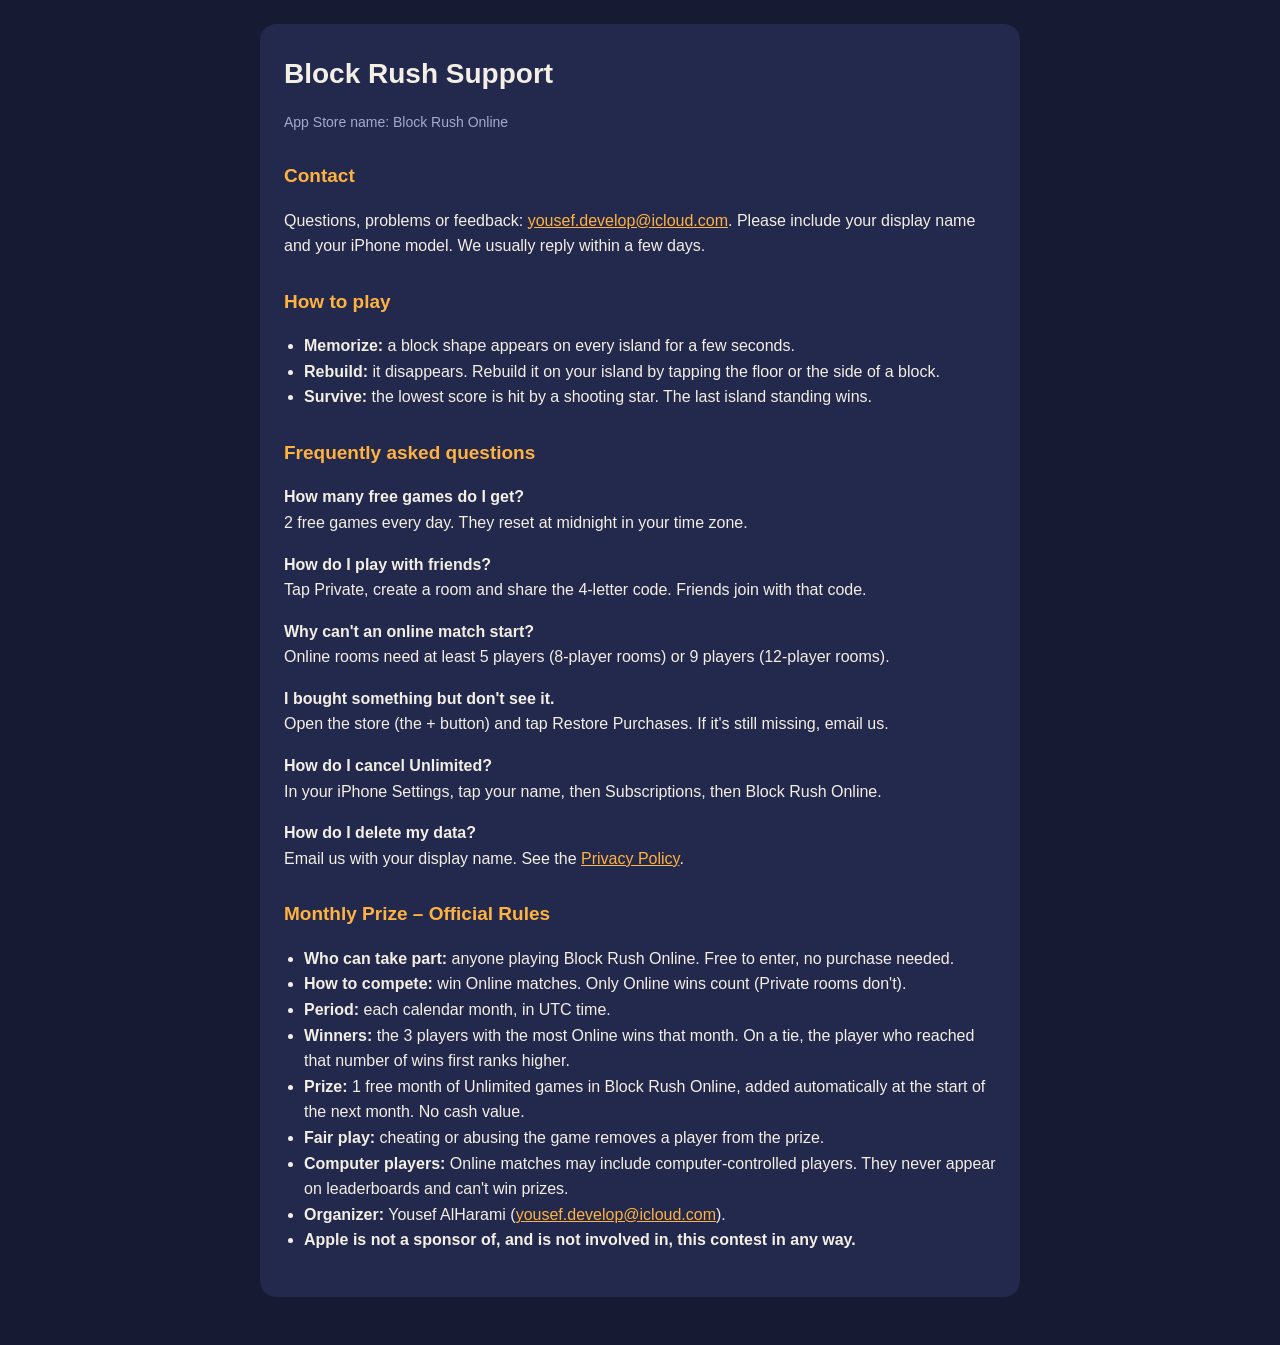
<file: index.html>
<!doctype html><html lang="en"><head><meta charset="utf-8"><meta name="viewport" content="width=device-width, initial-scale=1"><title>Block Rush</title><meta http-equiv="refresh" content="0; url=support.html"></head><body style="background:#171A33;color:#F3EFE4;font-family:-apple-system,sans-serif"><a href="support.html" style="color:#FFB23F">Block Rush Support</a></body></html>
</file>
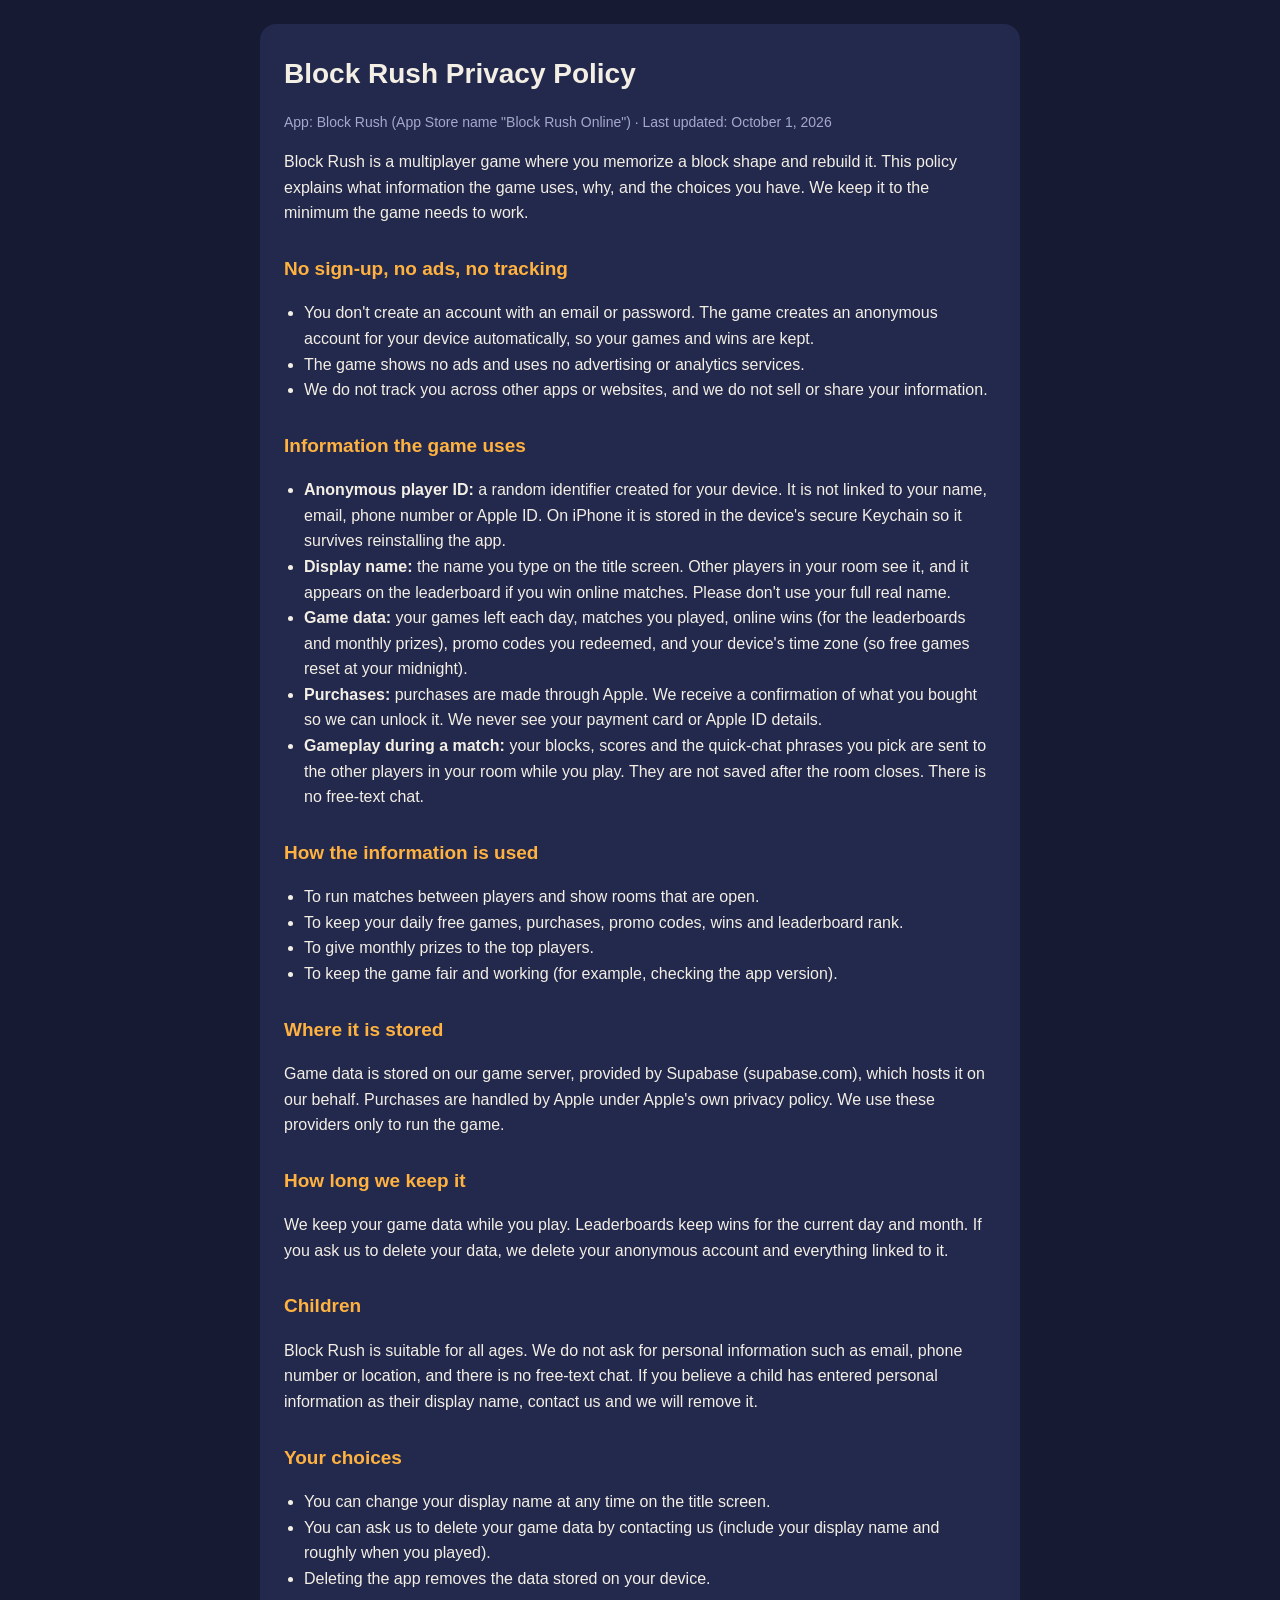
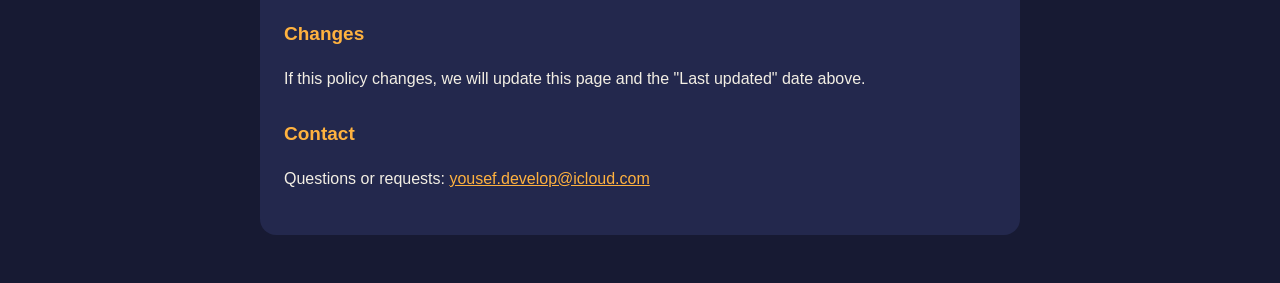
<file: privacy.html>
<!doctype html>
<html lang="en">
<head>
<meta charset="utf-8">
<meta name="viewport" content="width=device-width, initial-scale=1">
<title>Block Rush Privacy Policy</title>
<style>
  :root { --bg:#171A33; --panel:#23284D; --ink:#F3EFE4; --muted:#A5A9C9; --accent:#FFB23F; }
  * { box-sizing: border-box; }
  html, body { margin: 0; background: var(--bg); color: var(--ink); }
  body { font: 16px/1.6 -apple-system, BlinkMacSystemFont, "Segoe UI", Roboto, sans-serif; padding: 24px 16px 48px; }
  main { max-width: 760px; margin: 0 auto; background: var(--panel); border-radius: 16px; padding: 28px 24px; }
  h1 { font-size: 28px; margin: 0 0 4px; }
  h2 { font-size: 19px; margin: 28px 0 8px; color: var(--accent); }
  p, li { color: var(--ink); }
  .muted { color: var(--muted); font-size: 14px; }
  ul { padding-left: 20px; }
  a { color: var(--accent); }
</style>
</head>
<body>
<main>
<h1>Block Rush Privacy Policy</h1>
<p class="muted">App: Block Rush (App Store name "Block Rush Online") · Last updated: October 1, 2026</p>

<p>Block Rush is a multiplayer game where you memorize a block shape and rebuild it. This policy explains what
information the game uses, why, and the choices you have. We keep it to the minimum the game needs to work.</p>

<h2>No sign-up, no ads, no tracking</h2>
<ul>
  <li>You don't create an account with an email or password. The game creates an anonymous account for your device
    automatically, so your games and wins are kept.</li>
  <li>The game shows no ads and uses no advertising or analytics services.</li>
  <li>We do not track you across other apps or websites, and we do not sell or share your information.</li>
</ul>

<h2>Information the game uses</h2>
<ul>
  <li><b>Anonymous player ID:</b> a random identifier created for your device. It is not linked to your name, email,
    phone number or Apple ID. On iPhone it is stored in the device's secure Keychain so it survives reinstalling the app.</li>
  <li><b>Display name:</b> the name you type on the title screen. Other players in your room see it, and it appears on
    the leaderboard if you win online matches. Please don't use your full real name.</li>
  <li><b>Game data:</b> your games left each day, matches you played, online wins (for the leaderboards and monthly
    prizes), promo codes you redeemed, and your device's time zone (so free games reset at your midnight).</li>
  <li><b>Purchases:</b> purchases are made through Apple. We receive a confirmation of what you bought so we can unlock
    it. We never see your payment card or Apple ID details.</li>
  <li><b>Gameplay during a match:</b> your blocks, scores and the quick-chat phrases you pick are sent to the other
    players in your room while you play. They are not saved after the room closes. There is no free-text chat.</li>
</ul>

<h2>How the information is used</h2>
<ul>
  <li>To run matches between players and show rooms that are open.</li>
  <li>To keep your daily free games, purchases, promo codes, wins and leaderboard rank.</li>
  <li>To give monthly prizes to the top players.</li>
  <li>To keep the game fair and working (for example, checking the app version).</li>
</ul>

<h2>Where it is stored</h2>
<p>Game data is stored on our game server, provided by Supabase (supabase.com), which hosts it on our behalf. Purchases
are handled by Apple under Apple's own privacy policy. We use these providers only to run the game.</p>

<h2>How long we keep it</h2>
<p>We keep your game data while you play. Leaderboards keep wins for the current day and month. If you ask us to
delete your data, we delete your anonymous account and everything linked to it.</p>

<h2>Children</h2>
<p>Block Rush is suitable for all ages. We do not ask for personal information such as email, phone number or
location, and there is no free-text chat. If you believe a child has entered personal information as their display
name, contact us and we will remove it.</p>

<h2>Your choices</h2>
<ul>
  <li>You can change your display name at any time on the title screen.</li>
  <li>You can ask us to delete your game data by contacting us (include your display name and roughly when you played).</li>
  <li>Deleting the app removes the data stored on your device.</li>
</ul>

<h2>Changes</h2>
<p>If this policy changes, we will update this page and the "Last updated" date above.</p>

<h2>Contact</h2>
<p>Questions or requests: <a href="mailto:yousef.develop@icloud.com">yousef.develop@icloud.com</a></p>
</main>
</body>
</html>
</file>
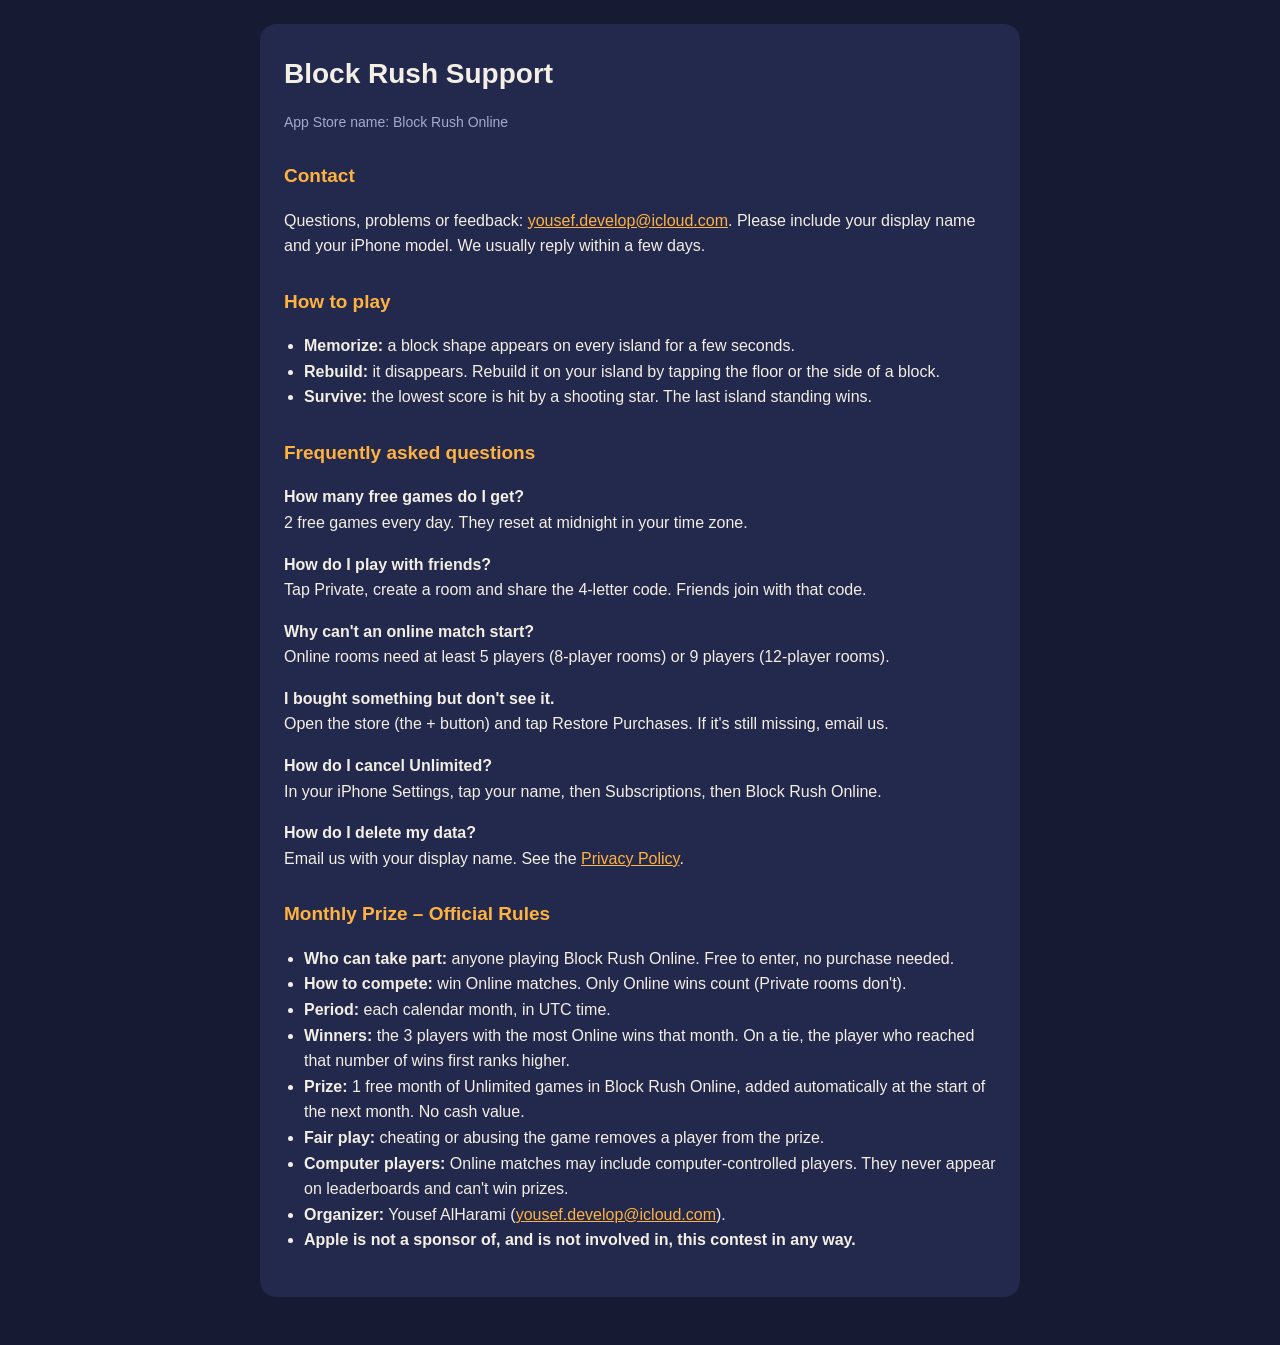
<file: support.html>
<!doctype html>
<html lang="en">
<head>
<meta charset="utf-8">
<meta name="viewport" content="width=device-width, initial-scale=1">
<title>Block Rush Support</title>
<style>
  :root { --bg:#171A33; --panel:#23284D; --ink:#F3EFE4; --muted:#A5A9C9; --accent:#FFB23F; }
  * { box-sizing: border-box; }
  html, body { margin: 0; background: var(--bg); color: var(--ink); }
  body { font: 16px/1.6 -apple-system, BlinkMacSystemFont, "Segoe UI", Roboto, sans-serif; padding: 24px 16px 48px; }
  main { max-width: 760px; margin: 0 auto; background: var(--panel); border-radius: 16px; padding: 28px 24px; }
  h1 { font-size: 28px; margin: 0 0 4px; }
  h2 { font-size: 19px; margin: 28px 0 8px; color: var(--accent); }
  .muted { color: var(--muted); font-size: 14px; }
  a { color: var(--accent); }
  ul { padding-left: 20px; }
</style>
</head>
<body>
<main>
<h1>Block Rush Support</h1>
<p class="muted">App Store name: Block Rush Online</p>

<h2>Contact</h2>
<p>Questions, problems or feedback: <a href="mailto:yousef.develop@icloud.com">yousef.develop@icloud.com</a>.
Please include your display name and your iPhone model. We usually reply within a few days.</p>

<h2>How to play</h2>
<ul>
  <li><b>Memorize:</b> a block shape appears on every island for a few seconds.</li>
  <li><b>Rebuild:</b> it disappears. Rebuild it on your island by tapping the floor or the side of a block.</li>
  <li><b>Survive:</b> the lowest score is hit by a shooting star. The last island standing wins.</li>
</ul>

<h2>Frequently asked questions</h2>
<p><b>How many free games do I get?</b><br>2 free games every day. They reset at midnight in your time zone.</p>
<p><b>How do I play with friends?</b><br>Tap Private, create a room and share the 4-letter code. Friends join with that code.</p>
<p><b>Why can't an online match start?</b><br>Online rooms need at least 5 players (8-player rooms) or 9 players (12-player rooms).</p>
<p><b>I bought something but don't see it.</b><br>Open the store (the + button) and tap Restore Purchases. If it's still missing, email us.</p>
<p><b>How do I cancel Unlimited?</b><br>In your iPhone Settings, tap your name, then Subscriptions, then Block Rush Online.</p>
<p><b>How do I delete my data?</b><br>Email us with your display name. See the <a href="privacy.html">Privacy Policy</a>.</p>

<h2 id="rules">Monthly Prize – Official Rules</h2>
<ul>
  <li><b>Who can take part:</b> anyone playing Block Rush Online. Free to enter, no purchase needed.</li>
  <li><b>How to compete:</b> win Online matches. Only Online wins count (Private rooms don't).</li>
  <li><b>Period:</b> each calendar month, in UTC time.</li>
  <li><b>Winners:</b> the 3 players with the most Online wins that month. On a tie, the player who reached that number of wins first ranks higher.</li>
  <li><b>Prize:</b> 1 free month of Unlimited games in Block Rush Online, added automatically at the start of the next month. No cash value.</li>
  <li><b>Fair play:</b> cheating or abusing the game removes a player from the prize.</li>
  <li><b>Computer players:</b> Online matches may include computer-controlled players. They never appear on leaderboards and can't win prizes.</li>
  <li><b>Organizer:</b> Yousef AlHarami (<a href="mailto:yousef.develop@icloud.com">yousef.develop@icloud.com</a>).</li>
  <li><b>Apple is not a sponsor of, and is not involved in, this contest in any way.</b></li>
</ul>
</main>
</body>
</html>
</file>
